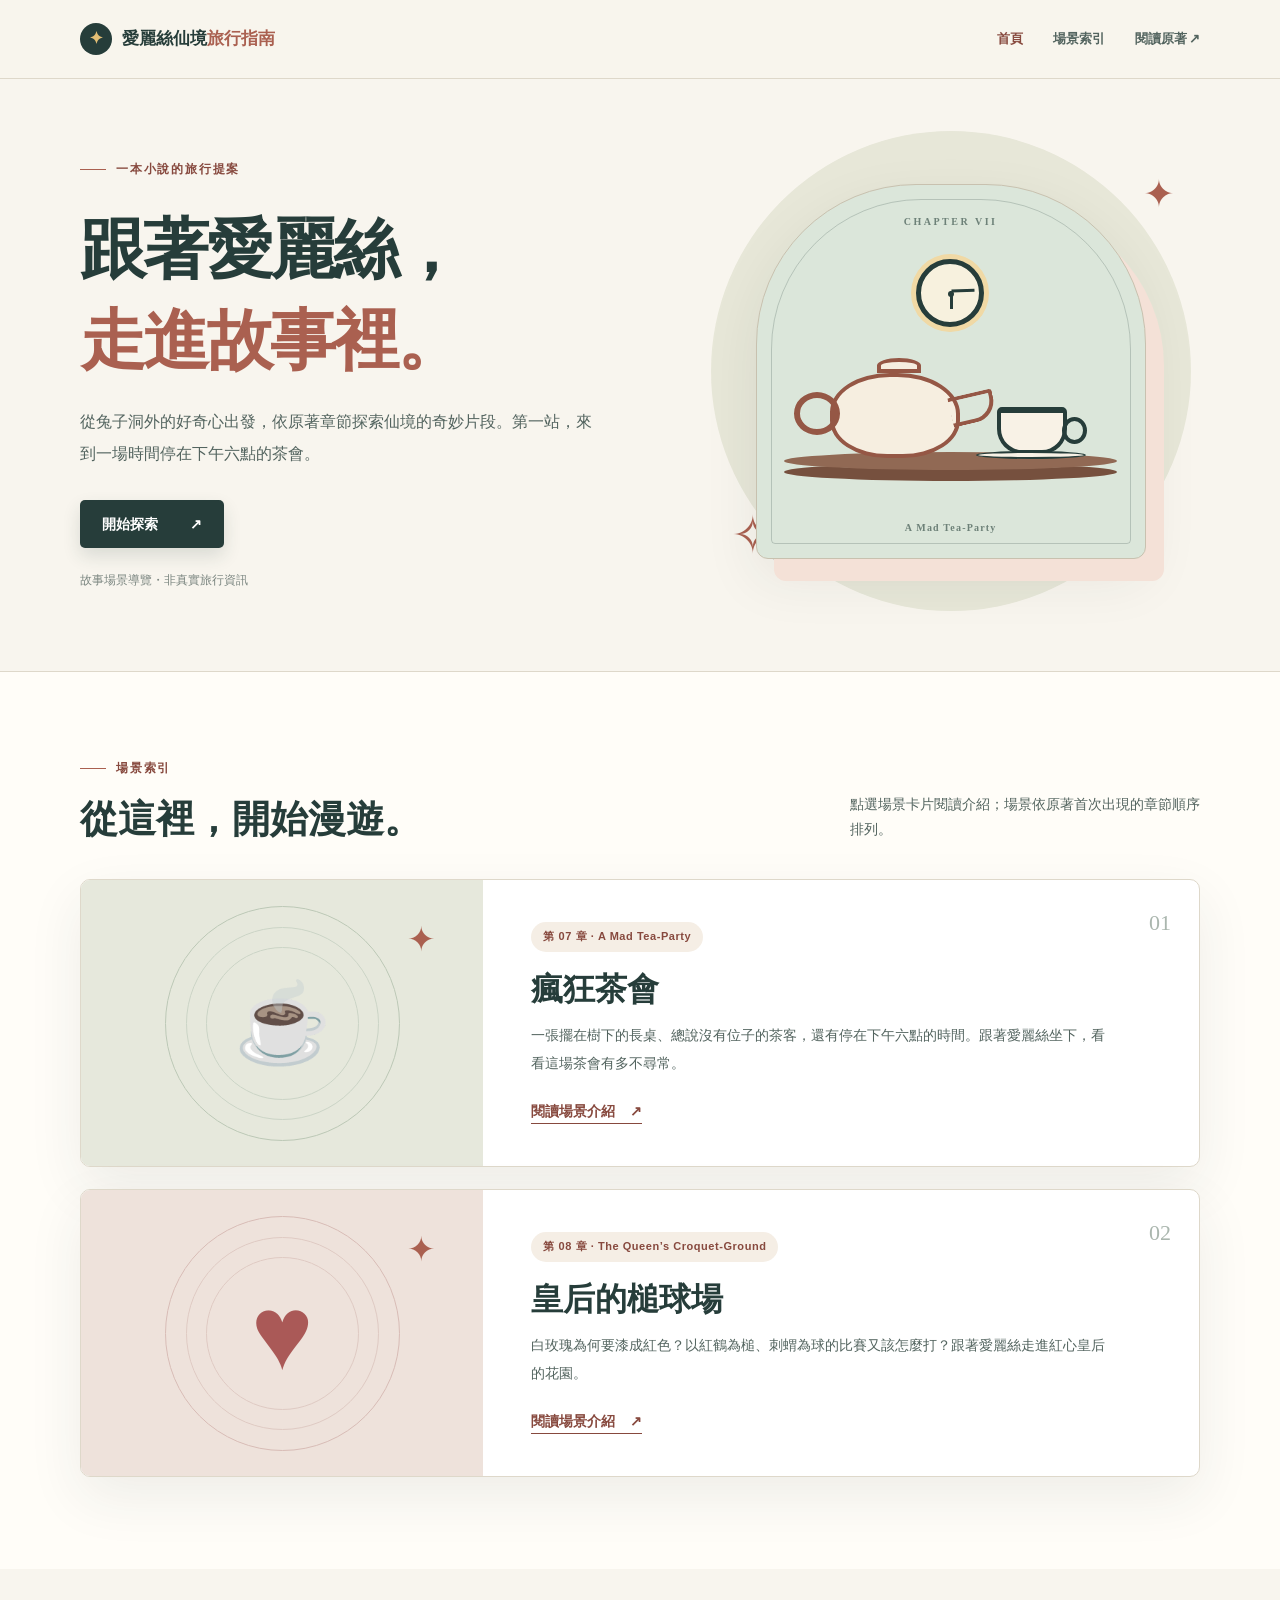
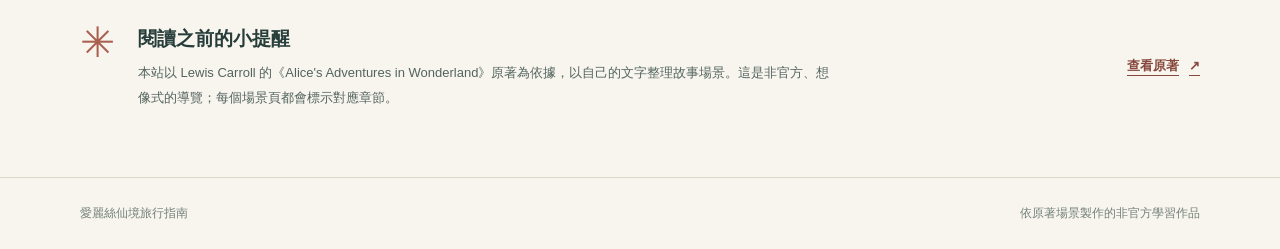
<file: index.html>
<!doctype html>
<html lang="zh-Hant">
<head>
  <meta charset="utf-8">
  <meta name="viewport" content="width=device-width, initial-scale=1">
  <meta name="description" content="沿著《愛麗絲夢遊仙境》的章節，探索故事中的奇妙場景。">
  <title>愛麗絲仙境旅行指南｜故事場景導覽</title>
  <link rel="icon" href="assets/favicon.svg" type="image/svg+xml">
  <link rel="stylesheet" href="assets/css/style.css">
</head>
<body>
  <a class="skip-link" href="#main">跳至主要內容</a>
  <header class="site-header">
    <div class="container header-inner">
      <a class="brand" href="index.html" aria-label="愛麗絲仙境旅行指南，返回首頁">
        <span class="brand-mark" aria-hidden="true">✦</span>
        <span>愛麗絲仙境<span class="brand-light">旅行指南</span></span>
      </a>
      <nav class="site-nav" aria-label="主要導覽">
        <a href="index.html" aria-current="page">首頁</a>
        <a href="#places">場景索引</a>
        <a href="https://www.gutenberg.org/files/11/11-h/11-h.htm" target="_blank" rel="noopener noreferrer">閱讀原著<span class="external-mark" aria-hidden="true">↗</span></a>
      </nav>
    </div>
  </header>

  <main id="main">
    <section class="hero container" aria-labelledby="hero-title">
      <div class="hero-copy">
        <p class="eyebrow"><span class="eyebrow-line"></span> 一本小說的旅行提案</p>
        <h1 id="hero-title">跟著愛麗絲，<br><em>走進故事裡。</em></h1>
        <p class="hero-lead">從兔子洞外的好奇心出發，依原著章節探索仙境的奇妙片段。第一站，來到一場時間停在下午六點的茶會。</p>
        <a class="button button-primary" href="#places">開始探索<span aria-hidden="true">↗</span></a>
        <p class="hero-caption">故事場景導覽・非真實旅行資訊</p>
      </div>
      <div class="hero-art" aria-hidden="true">
        <span class="art-spark art-spark-one">✦</span>
        <span class="art-spark art-spark-two">✧</span>
        <div class="art-frame">
          <span class="art-frame-label">CHAPTER VII</span>
          <div class="art-clock"><span class="clock-hand clock-hand-one"></span><span class="clock-hand clock-hand-two"></span></div>
          <div class="art-teapot"><span class="teapot-lid"></span><span class="teapot-spout"></span><span class="teapot-handle"></span></div>
          <div class="art-cup"><span class="cup-handle"></span></div>
          <div class="art-saucer"></div>
          <div class="art-table"></div>
          <span class="art-frame-bottom">A Mad Tea-Party</span>
        </div>
      </div>
    </section>

    <section class="places-section" id="places" aria-labelledby="places-title">
      <div class="container">
        <div class="section-intro">
          <div>
            <p class="eyebrow"><span class="eyebrow-line"></span> 場景索引</p>
            <h2 id="places-title">從這裡，開始漫遊。</h2>
          </div>
          <p>點選場景卡片閱讀介紹；場景依原著首次出現的章節順序排列。</p>
        </div>

        <a class="place-card" href="places/tea-party.html" aria-label="閱讀第七章瘋狂茶會場景介紹">
          <div class="place-card-visual" aria-hidden="true">
            <span class="card-visual-star">✦</span>
            <span class="card-visual-cup">☕</span>
            <span class="card-visual-ring"></span>
          </div>
          <div class="place-card-content">
            <span class="chapter-pill">第 07 章 · A Mad Tea-Party</span>
            <h3>瘋狂茶會</h3>
            <p>一張擺在樹下的長桌、總說沒有位子的茶客，還有停在下午六點的時間。跟著愛麗絲坐下，看看這場茶會有多不尋常。</p>
            <span class="card-link">閱讀場景介紹 <span aria-hidden="true">↗</span></span>
          </div>
          <span class="place-card-number" aria-hidden="true">01</span>
        </a>

        <a class="place-card" href="places/queens-croquet-ground.html" aria-label="閱讀第八章皇后的槌球場場景介紹">
          <div class="place-card-visual place-card-visual--croquet" aria-hidden="true">
            <span class="card-visual-star">✦</span>
            <span class="card-visual-heart">♥</span>
            <span class="card-visual-ring"></span>
          </div>
          <div class="place-card-content">
            <span class="chapter-pill">第 08 章 · The Queen’s Croquet-Ground</span>
            <h3>皇后的槌球場</h3>
            <p>白玫瑰為何要漆成紅色？以紅鶴為槌、刺蝟為球的比賽又該怎麼打？跟著愛麗絲走進紅心皇后的花園。</p>
            <span class="card-link">閱讀場景介紹 <span aria-hidden="true">↗</span></span>
          </div>
          <span class="place-card-number" aria-hidden="true">02</span>
        </a>
      </div>
    </section>

    <section class="about-strip container" aria-labelledby="about-title">
      <span class="about-icon" aria-hidden="true">✳</span>
      <div>
        <h2 id="about-title">閱讀之前的小提醒</h2>
        <p>本站以 Lewis Carroll 的《Alice's Adventures in Wonderland》原著為依據，以自己的文字整理故事場景。這是非官方、想像式的導覽；每個場景頁都會標示對應章節。</p>
      </div>
      <a class="text-link" href="https://www.gutenberg.org/files/11/11-h/11-h.htm" target="_blank" rel="noopener noreferrer">查看原著 <span aria-hidden="true">↗</span></a>
    </section>
  </main>

  <footer class="site-footer">
    <div class="container footer-inner">
      <span>愛麗絲仙境旅行指南</span>
      <span>依原著場景製作的非官方學習作品</span>
    </div>
  </footer>
</body>
</html>
</file>
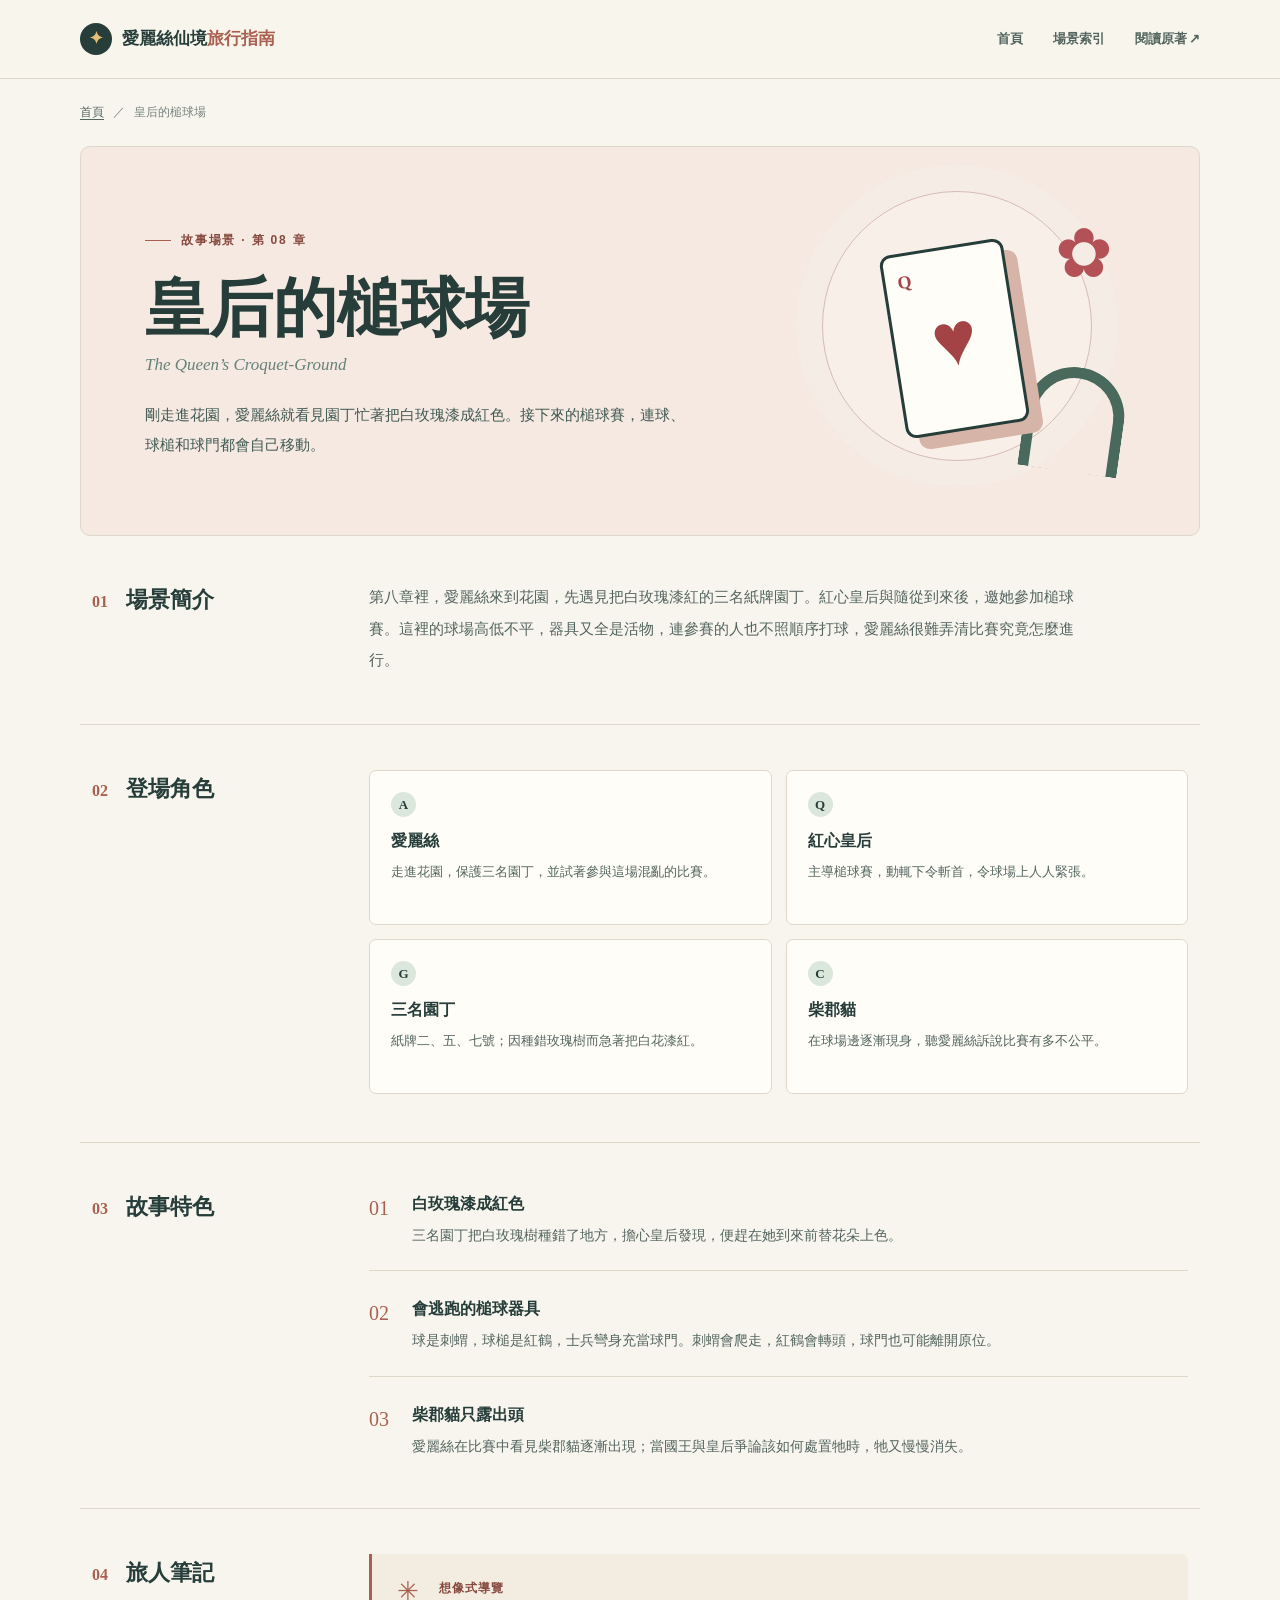
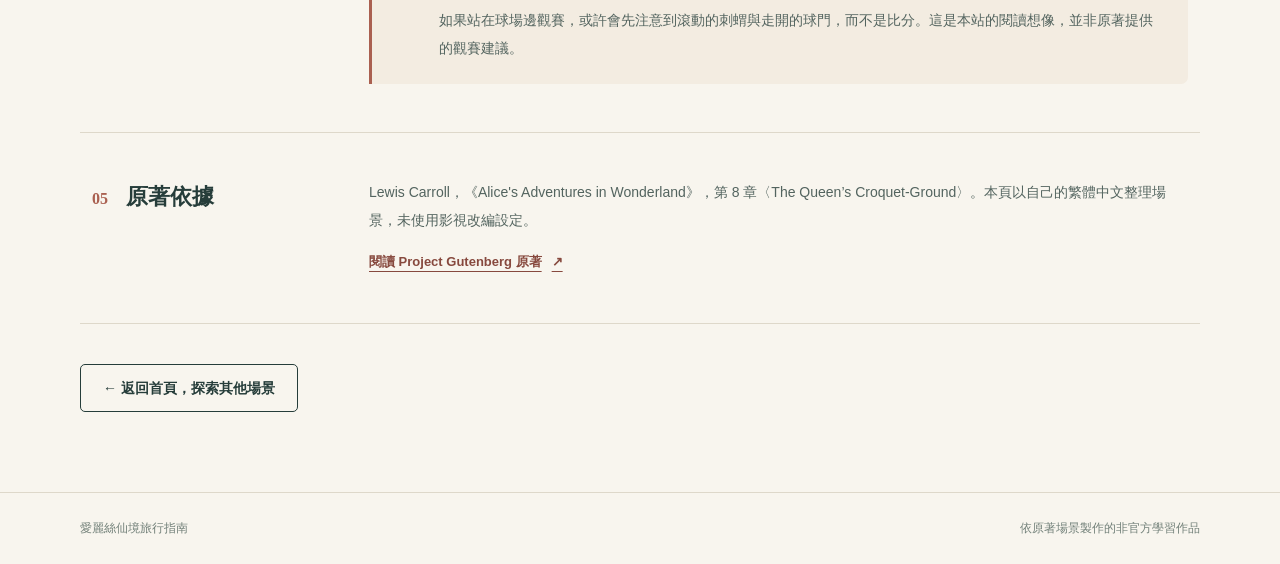
<file: places/queens-croquet-ground.html>
<!doctype html>
<html lang="zh-Hant">
<head>
  <meta charset="utf-8">
  <meta name="viewport" content="width=device-width, initial-scale=1">
  <meta name="description" content="探索《愛麗絲夢遊仙境》第八章的皇后槌球場：紅玫瑰、紅鶴與刺蝟，以及原著依據。">
  <title>皇后的槌球場｜愛麗絲仙境旅行指南</title>
  <link rel="icon" href="../assets/favicon.svg" type="image/svg+xml">
  <link rel="stylesheet" href="../assets/css/style.css">
</head>
<body>
  <a class="skip-link" href="#main">跳至主要內容</a>
  <header class="site-header">
    <div class="container header-inner">
      <a class="brand" href="../index.html" aria-label="愛麗絲仙境旅行指南，返回首頁">
        <span class="brand-mark" aria-hidden="true">✦</span>
        <span>愛麗絲仙境<span class="brand-light">旅行指南</span></span>
      </a>
      <nav class="site-nav" aria-label="主要導覽">
        <a href="../index.html">首頁</a>
        <a href="../index.html#places">場景索引</a>
        <a href="https://www.gutenberg.org/files/11/11-h/11-h.htm" target="_blank" rel="noopener noreferrer">閱讀原著<span class="external-mark" aria-hidden="true">↗</span></a>
      </nav>
    </div>
  </header>

  <main id="main" class="container detail-main">
    <nav class="breadcrumbs" aria-label="所在位置"><a href="../index.html">首頁</a><span aria-hidden="true">／</span><span aria-current="page">皇后的槌球場</span></nav>

    <header class="detail-hero detail-hero--croquet">
      <div class="detail-hero-copy">
        <p class="eyebrow"><span class="eyebrow-line"></span> 故事場景 · 第 08 章</p>
        <h1>皇后的槌球場</h1>
        <p class="detail-english">The Queen’s Croquet-Ground</p>
        <p class="detail-lead">剛走進花園，愛麗絲就看見園丁忙著把白玫瑰漆成紅色。接下來的槌球賽，連球、球槌和球門都會自己移動。</p>
      </div>
      <div class="detail-hero-art croquet-art" aria-hidden="true">
        <div class="detail-art-circle"></div>
        <div class="croquet-art-card"><span>♥</span><i>Q</i></div>
        <div class="croquet-art-rose">✿</div>
        <div class="croquet-art-arch"></div>
      </div>
    </header>

    <section class="content-section" aria-labelledby="intro-title">
      <div class="section-label"><span>01</span><h2 id="intro-title">場景簡介</h2></div>
      <div class="section-body intro-body">
        <p>第八章裡，愛麗絲來到花園，先遇見把白玫瑰漆紅的三名紙牌園丁。紅心皇后與隨從到來後，邀她參加槌球賽。這裡的球場高低不平，器具又全是活物，連參賽的人也不照順序打球，愛麗絲很難弄清比賽究竟怎麼進行。</p>
      </div>
    </section>

    <section class="content-section" aria-labelledby="characters-title">
      <div class="section-label"><span>02</span><h2 id="characters-title">登場角色</h2></div>
      <div class="section-body character-grid">
        <article class="character-card"><span class="character-initial" aria-hidden="true">A</span><h3>愛麗絲</h3><p>走進花園，保護三名園丁，並試著參與這場混亂的比賽。</p></article>
        <article class="character-card"><span class="character-initial" aria-hidden="true">Q</span><h3>紅心皇后</h3><p>主導槌球賽，動輒下令斬首，令球場上人人緊張。</p></article>
        <article class="character-card"><span class="character-initial" aria-hidden="true">G</span><h3>三名園丁</h3><p>紙牌二、五、七號；因種錯玫瑰樹而急著把白花漆紅。</p></article>
        <article class="character-card"><span class="character-initial" aria-hidden="true">C</span><h3>柴郡貓</h3><p>在球場邊逐漸現身，聽愛麗絲訴說比賽有多不公平。</p></article>
      </div>
    </section>

    <section class="content-section" aria-labelledby="highlights-title">
      <div class="section-label"><span>03</span><h2 id="highlights-title">故事特色</h2></div>
      <div class="section-body highlight-list">
        <article><span class="highlight-number">01</span><div><h3>白玫瑰漆成紅色</h3><p>三名園丁把白玫瑰樹種錯了地方，擔心皇后發現，便趕在她到來前替花朵上色。</p></div></article>
        <article><span class="highlight-number">02</span><div><h3>會逃跑的槌球器具</h3><p>球是刺蝟，球槌是紅鶴，士兵彎身充當球門。刺蝟會爬走，紅鶴會轉頭，球門也可能離開原位。</p></div></article>
        <article><span class="highlight-number">03</span><div><h3>柴郡貓只露出頭</h3><p>愛麗絲在比賽中看見柴郡貓逐漸出現；當國王與皇后爭論該如何處置牠時，牠又慢慢消失。</p></div></article>
      </div>
    </section>

    <section class="content-section" aria-labelledby="note-title">
      <div class="section-label"><span>04</span><h2 id="note-title">旅人筆記</h2></div>
      <div class="section-body">
        <div class="traveler-note"><span class="note-symbol" aria-hidden="true">✳</span><div><p class="note-kicker">想像式導覽</p><p>如果站在球場邊觀賽，或許會先注意到滾動的刺蝟與走開的球門，而不是比分。這是本站的閱讀想像，並非原著提供的觀賽建議。</p></div></div>
      </div>
    </section>

    <section class="content-section source-section" aria-labelledby="source-title">
      <div class="section-label"><span>05</span><h2 id="source-title">原著依據</h2></div>
      <div class="section-body">
        <p>Lewis Carroll，《Alice's Adventures in Wonderland》，第 8 章〈The Queen’s Croquet-Ground〉。本頁以自己的繁體中文整理場景，未使用影視改編設定。</p>
        <a class="text-link" href="https://www.gutenberg.org/files/11/11-h/11-h.htm" target="_blank" rel="noopener noreferrer">閱讀 Project Gutenberg 原著 <span aria-hidden="true">↗</span></a>
      </div>
    </section>

    <a class="button button-outline back-home" href="../index.html">← 返回首頁，探索其他場景</a>
  </main>

  <footer class="site-footer">
    <div class="container footer-inner">
      <span>愛麗絲仙境旅行指南</span>
      <span>依原著場景製作的非官方學習作品</span>
    </div>
  </footer>
</body>
</html>
</file>
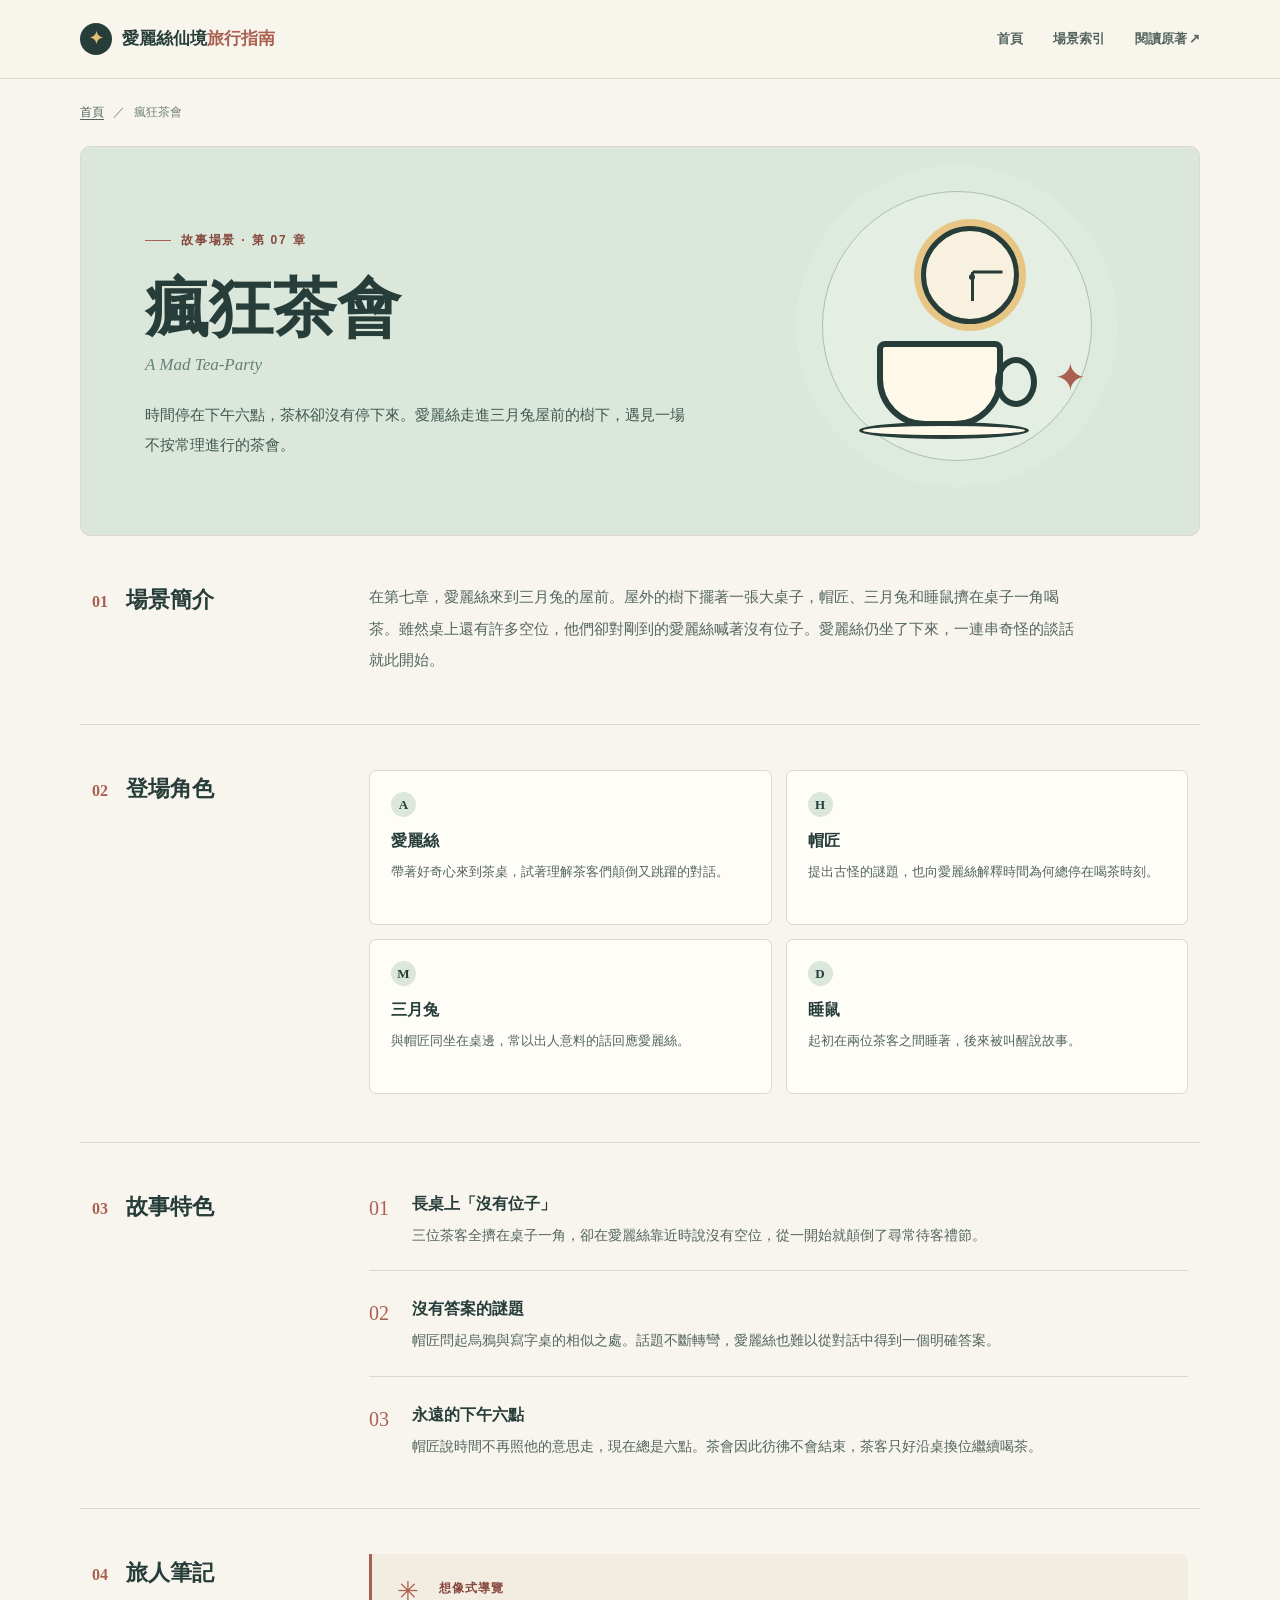
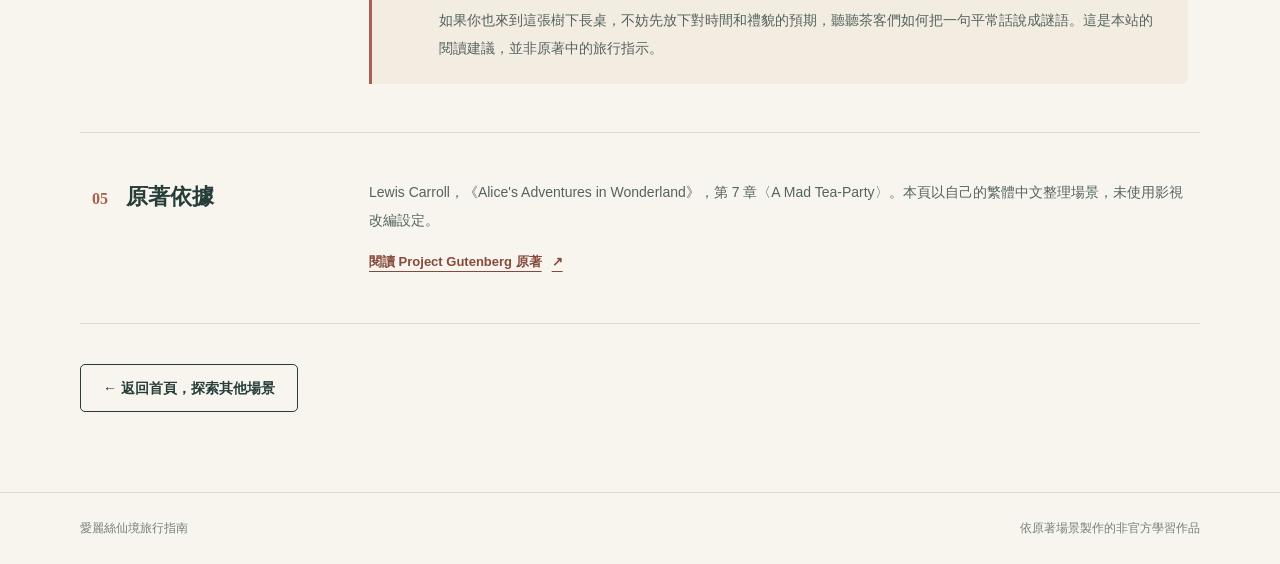
<file: places/tea-party.html>
<!doctype html>
<html lang="zh-Hant">
<head>
  <meta charset="utf-8">
  <meta name="viewport" content="width=device-width, initial-scale=1">
  <meta name="description" content="探索《愛麗絲夢遊仙境》第七章的瘋狂茶會：登場角色、故事特色與原著依據。">
  <title>瘋狂茶會｜愛麗絲仙境旅行指南</title>
  <link rel="icon" href="../assets/favicon.svg" type="image/svg+xml">
  <link rel="stylesheet" href="../assets/css/style.css">
</head>
<body>
  <a class="skip-link" href="#main">跳至主要內容</a>
  <header class="site-header">
    <div class="container header-inner">
      <a class="brand" href="../index.html" aria-label="愛麗絲仙境旅行指南，返回首頁">
        <span class="brand-mark" aria-hidden="true">✦</span>
        <span>愛麗絲仙境<span class="brand-light">旅行指南</span></span>
      </a>
      <nav class="site-nav" aria-label="主要導覽">
        <a href="../index.html">首頁</a>
        <a href="../index.html#places">場景索引</a>
        <a href="https://www.gutenberg.org/files/11/11-h/11-h.htm" target="_blank" rel="noopener noreferrer">閱讀原著<span class="external-mark" aria-hidden="true">↗</span></a>
      </nav>
    </div>
  </header>

  <main id="main" class="container detail-main">
    <nav class="breadcrumbs" aria-label="所在位置"><a href="../index.html">首頁</a><span aria-hidden="true">／</span><span aria-current="page">瘋狂茶會</span></nav>

    <header class="detail-hero">
      <div class="detail-hero-copy">
        <p class="eyebrow"><span class="eyebrow-line"></span> 故事場景 · 第 07 章</p>
        <h1>瘋狂茶會</h1>
        <p class="detail-english">A Mad Tea-Party</p>
        <p class="detail-lead">時間停在下午六點，茶杯卻沒有停下來。愛麗絲走進三月兔屋前的樹下，遇見一場不按常理進行的茶會。</p>
      </div>
      <div class="detail-hero-art" aria-hidden="true">
        <div class="detail-art-circle"></div>
        <div class="detail-art-clock"><span></span><i></i></div>
        <div class="detail-art-cup"><i></i></div>
        <div class="detail-art-saucer"></div>
        <span class="detail-art-star">✦</span>
      </div>
    </header>

    <section class="content-section" aria-labelledby="intro-title">
      <div class="section-label"><span>01</span><h2 id="intro-title">場景簡介</h2></div>
      <div class="section-body intro-body">
        <p>在第七章，愛麗絲來到三月兔的屋前。屋外的樹下擺著一張大桌子，帽匠、三月兔和睡鼠擠在桌子一角喝茶。雖然桌上還有許多空位，他們卻對剛到的愛麗絲喊著沒有位子。愛麗絲仍坐了下來，一連串奇怪的談話就此開始。</p>
      </div>
    </section>

    <section class="content-section" aria-labelledby="characters-title">
      <div class="section-label"><span>02</span><h2 id="characters-title">登場角色</h2></div>
      <div class="section-body character-grid">
        <article class="character-card"><span class="character-initial" aria-hidden="true">A</span><h3>愛麗絲</h3><p>帶著好奇心來到茶桌，試著理解茶客們顛倒又跳躍的對話。</p></article>
        <article class="character-card"><span class="character-initial" aria-hidden="true">H</span><h3>帽匠</h3><p>提出古怪的謎題，也向愛麗絲解釋時間為何總停在喝茶時刻。</p></article>
        <article class="character-card"><span class="character-initial" aria-hidden="true">M</span><h3>三月兔</h3><p>與帽匠同坐在桌邊，常以出人意料的話回應愛麗絲。</p></article>
        <article class="character-card"><span class="character-initial" aria-hidden="true">D</span><h3>睡鼠</h3><p>起初在兩位茶客之間睡著，後來被叫醒說故事。</p></article>
      </div>
    </section>

    <section class="content-section" aria-labelledby="highlights-title">
      <div class="section-label"><span>03</span><h2 id="highlights-title">故事特色</h2></div>
      <div class="section-body highlight-list">
        <article><span class="highlight-number">01</span><div><h3>長桌上「沒有位子」</h3><p>三位茶客全擠在桌子一角，卻在愛麗絲靠近時說沒有空位，從一開始就顛倒了尋常待客禮節。</p></div></article>
        <article><span class="highlight-number">02</span><div><h3>沒有答案的謎題</h3><p>帽匠問起烏鴉與寫字桌的相似之處。話題不斷轉彎，愛麗絲也難以從對話中得到一個明確答案。</p></div></article>
        <article><span class="highlight-number">03</span><div><h3>永遠的下午六點</h3><p>帽匠說時間不再照他的意思走，現在總是六點。茶會因此彷彿不會結束，茶客只好沿桌換位繼續喝茶。</p></div></article>
      </div>
    </section>

    <section class="content-section" aria-labelledby="note-title">
      <div class="section-label"><span>04</span><h2 id="note-title">旅人筆記</h2></div>
      <div class="section-body">
        <div class="traveler-note"><span class="note-symbol" aria-hidden="true">✳</span><div><p class="note-kicker">想像式導覽</p><p>如果你也來到這張樹下長桌，不妨先放下對時間和禮貌的預期，聽聽茶客們如何把一句平常話說成謎語。這是本站的閱讀建議，並非原著中的旅行指示。</p></div></div>
      </div>
    </section>

    <section class="content-section source-section" aria-labelledby="source-title">
      <div class="section-label"><span>05</span><h2 id="source-title">原著依據</h2></div>
      <div class="section-body">
        <p>Lewis Carroll，《Alice's Adventures in Wonderland》，第 7 章〈A Mad Tea-Party〉。本頁以自己的繁體中文整理場景，未使用影視改編設定。</p>
        <a class="text-link" href="https://www.gutenberg.org/files/11/11-h/11-h.htm" target="_blank" rel="noopener noreferrer">閱讀 Project Gutenberg 原著 <span aria-hidden="true">↗</span></a>
      </div>
    </section>

    <a class="button button-outline back-home" href="../index.html">← 返回首頁，探索其他場景</a>
  </main>

  <footer class="site-footer">
    <div class="container footer-inner">
      <span>愛麗絲仙境旅行指南</span>
      <span>依原著場景製作的非官方學習作品</span>
    </div>
  </footer>
</body>
</html>
</file>
<file: assets/css/style.css>
:root {
  --paper: #f8f5ee;
  --paper-deep: #f0eadf;
  --white: #fffdf8;
  --ink: #263d3a;
  --ink-soft: #53645f;
  --line: #ded8ca;
  --red: #aa6050;
  --red-dark: #87493e;
  --mint: #dbe7da;
  --gold: #e4bf75;
  --shadow: 0 20px 55px rgba(40, 52, 46, .08);
  --serif: "Noto Serif TC", "Songti TC", "PMingLiU", Georgia, serif;
  --sans: "Noto Sans TC", "Microsoft JhengHei", "PingFang TC", sans-serif;
}

* { box-sizing: border-box; }
html { scroll-behavior: smooth; }
body { margin: 0; background: var(--paper); color: var(--ink); font-family: var(--sans); line-height: 1.75; }
button, a { -webkit-tap-highlight-color: transparent; }
a { color: inherit; }
a:focus-visible { outline: 3px solid var(--red); outline-offset: 4px; }
.container { width: min(1120px, calc(100% - 48px)); margin-inline: auto; }
.skip-link { position: absolute; top: -60px; left: 12px; z-index: 100; padding: 8px 14px; background: var(--ink); color: white; }
.skip-link:focus { top: 12px; }

.site-header { border-bottom: 1px solid var(--line); background: rgba(248, 245, 238, .96); }
.header-inner { display: flex; align-items: center; justify-content: space-between; min-height: 78px; gap: 20px; }
.brand { display: inline-flex; align-items: center; gap: 10px; text-decoration: none; font-family: var(--serif); font-size: 17px; font-weight: 700; white-space: nowrap; }
.brand-mark { display: grid; place-items: center; width: 32px; height: 32px; border-radius: 50%; background: var(--ink); color: var(--gold); font-family: Georgia, serif; font-size: 17px; }
.brand-light { color: var(--red); }
.site-nav { display: flex; align-items: center; gap: 30px; }
.site-nav a { color: var(--ink-soft); text-decoration: none; font-size: 13px; font-weight: 700; white-space: nowrap; }
.site-nav a:hover, .site-nav a[aria-current="page"] { color: var(--red-dark); }
.external-mark { margin-left: 2px; }

.eyebrow { display: inline-flex; align-items: center; gap: 10px; margin: 0; color: var(--red-dark); font-size: 12px; font-weight: 800; letter-spacing: .15em; }
.eyebrow-line { width: 26px; height: 1px; background: var(--red); }
.hero { display: grid; grid-template-columns: 1.05fr .95fr; align-items: center; gap: 70px; min-height: 585px; padding-block: 62px 70px; }
.hero-copy h1 { margin: 24px 0 20px; font-family: var(--serif); font-size: clamp(40px, 5.2vw, 66px); line-height: 1.38; letter-spacing: -.04em; }
.hero-copy h1 em { color: var(--red); font-style: normal; }
.hero-lead { max-width: 520px; margin: 0 0 30px; color: var(--ink-soft); font-size: 16px; line-height: 2; }
.button { display: inline-flex; align-items: center; justify-content: space-between; gap: 32px; min-height: 48px; padding: 10px 22px; border-radius: 5px; font-size: 14px; font-weight: 800; text-decoration: none; transition: transform .18s ease, background .18s ease, box-shadow .18s ease; }
.button:hover { transform: translateY(-2px); }
.button-primary { background: var(--ink); color: #fff; box-shadow: 0 8px 18px rgba(38, 61, 58, .14); }
.button-primary:hover { background: #365953; }
.button-outline { border: 1px solid var(--ink); color: var(--ink); }
.button-outline:hover { background: var(--mint); }
.hero-caption { margin: 22px 0 0; color: #7b8680; font-size: 12px; }

.hero-art { position: relative; display: grid; place-items: center; min-height: 460px; }
.hero-art::before { content: ""; position: absolute; width: min(480px, 100%); aspect-ratio: 1; border-radius: 50%; background: #e7e7d8; }
.hero-art::after { content: ""; position: absolute; left: 11%; bottom: 20px; width: 26%; aspect-ratio: 1; border: 1px solid #c9d2c6; border-radius: 50%; }
.art-spark { position: absolute; color: var(--red); font-family: Georgia, serif; font-size: 38px; }
.art-spark-one { top: 20px; right: 25px; }
.art-spark-two { bottom: 20px; left: 6%; font-size: 52px; }
.art-frame { position: relative; z-index: 1; width: min(390px, 84%); height: 375px; border: 1px solid #c8c1af; border-radius: 160px 160px 12px 12px; background: #dbe6da; box-shadow: 18px 22px 0 #f4e1d7, var(--shadow); overflow: hidden; }
.art-frame::before { content: ""; position: absolute; inset: 14px; border: 1px solid rgba(38, 61, 58, .21); border-radius: 150px 150px 4px 4px; }
.art-frame-label, .art-frame-bottom { position: absolute; z-index: 5; left: 0; right: 0; text-align: center; color: #6d8178; font-family: Georgia, serif; font-size: 10px; font-weight: 700; letter-spacing: .25em; }
.art-frame-label { top: 28px; }
.art-frame-bottom { bottom: 21px; letter-spacing: .12em; }
.art-clock { position: absolute; top: 74px; left: 41%; width: 68px; height: 68px; border: 5px solid var(--ink); border-radius: 50%; background: #f7f1de; box-shadow: 0 0 0 5px #f0d9a5; }
.art-clock::before { content: ""; position: absolute; left: 27px; top: 27px; width: 6px; height: 6px; border-radius: 50%; background: var(--ink); }
.clock-hand { position: absolute; left: 29px; bottom: 31px; width: 3px; transform-origin: bottom; background: var(--ink); }
.clock-hand-one { height: 18px; transform: rotate(180deg); }
.clock-hand-two { height: 23px; transform: rotate(88deg); }
.art-table { position: absolute; left: 7%; right: 7%; bottom: 88px; height: 18px; border-radius: 50%; background: #916954; box-shadow: 0 11px 0 #76503e; }
.art-teapot { position: absolute; z-index: 2; left: 19%; bottom: 100px; width: 130px; height: 85px; border: 4px solid #955745; border-radius: 46% 48% 44% 44%; background: #f6eee0; }
.teapot-lid { position: absolute; left: 43px; top: -19px; width: 44px; height: 15px; border: 4px solid #955745; border-radius: 50% 50% 0 0; background: #f6eee0; }
.teapot-spout { position: absolute; right: -39px; top: 16px; width: 45px; height: 30px; border: 4px solid #955745; border-left: 0; border-radius: 0 4px 22px 0; transform: rotate(-13deg); }
.teapot-handle { position: absolute; left: -40px; top: 15px; width: 46px; height: 43px; border: 6px solid #955745; border-radius: 50%; }
.art-cup { position: absolute; z-index: 3; right: 20%; bottom: 104px; width: 70px; height: 47px; border: 4px solid var(--ink); border-top: 6px solid var(--ink); border-radius: 5px 5px 25px 25px; background: #f8f2e6; }
.cup-handle { position: absolute; right: -24px; top: 4px; width: 25px; height: 27px; border: 4px solid var(--ink); border-radius: 50%; }
.art-saucer { position: absolute; z-index: 4; right: 15%; bottom: 99px; width: 110px; height: 8px; border: 2px solid var(--ink); border-radius: 50%; background: #f8f2e6; }

.places-section { padding: 78px 0 92px; border-top: 1px solid var(--line); background: var(--white); }
.section-intro { display: flex; align-items: end; justify-content: space-between; gap: 36px; margin-bottom: 33px; }
.section-intro h2 { margin: 14px 0 0; font-family: var(--serif); font-size: clamp(26px, 3vw, 38px); line-height: 1.4; }
.section-intro > p { max-width: 350px; margin: 0 0 5px; color: var(--ink-soft); font-size: 14px; }
.place-card { position: relative; display: grid; grid-template-columns: minmax(230px, 36%) 1fr; min-height: 288px; overflow: hidden; border: 1px solid var(--line); border-radius: 10px; background: #fff; text-decoration: none; box-shadow: var(--shadow); transition: transform .2s ease, box-shadow .2s ease; }
.place-card:hover { transform: translateY(-4px); box-shadow: 0 24px 60px rgba(40, 52, 46, .12); }
.place-card-visual { position: relative; display: grid; place-items: center; background: #e6e8dc; overflow: hidden; }
.card-visual-ring { position: absolute; width: 235px; height: 235px; border: 1px solid #bcc8b6; border-radius: 50%; }
.card-visual-ring::before, .card-visual-ring::after { content: ""; position: absolute; inset: 20px; border: 1px solid #cbd4c6; border-radius: 50%; }
.card-visual-ring::after { inset: 40px; }
.card-visual-cup { z-index: 1; font-size: 78px; filter: grayscale(.45); }
.card-visual-star { position: absolute; z-index: 2; top: 30px; right: 48px; color: var(--red); font-size: 34px; }
.place-card-content { align-self: center; padding: 32px 85px 32px 48px; }
.chapter-pill { display: inline-block; padding: 5px 12px; border-radius: 99px; background: #f5eee5; color: var(--red-dark); font-size: 11px; font-weight: 800; letter-spacing: .05em; }
.place-card h3 { margin: 17px 0 12px; font-family: var(--serif); font-size: 32px; line-height: 1.3; }
.place-card p { max-width: 600px; margin: 0 0 20px; color: var(--ink-soft); font-size: 14px; line-height: 1.95; }
.card-link { display: inline-flex; gap: 15px; align-items: center; color: var(--red-dark); font-size: 14px; font-weight: 800; border-bottom: 1px solid currentColor; }
.place-card-number { position: absolute; top: 24px; right: 28px; color: #aab6ae; font-family: Georgia, serif; font-size: 22px; }
.about-strip { display: flex; align-items: center; gap: 23px; padding-block: 53px 66px; }
.about-icon { align-self: start; color: var(--red); font-size: 42px; line-height: 1; }
.about-strip h2 { margin: 0 0 6px; font-family: var(--serif); font-size: 19px; }
.about-strip p { margin: 0; max-width: 700px; color: var(--ink-soft); font-size: 13px; line-height: 1.9; }
.text-link { display: inline-flex; gap: 10px; align-items: center; width: fit-content; color: var(--red-dark); font-size: 13px; font-weight: 800; text-decoration-thickness: 1px; text-underline-offset: 5px; white-space: nowrap; }
.text-link:hover { color: var(--ink); }
.about-strip .text-link { margin-left: auto; }

.detail-main { padding-bottom: 80px; }
.breadcrumbs { display: flex; gap: 9px; align-items: center; padding-block: 23px; color: #74827c; font-size: 12px; }
.breadcrumbs a { color: var(--ink-soft); text-underline-offset: 3px; }
.detail-hero { display: grid; grid-template-columns: 1fr .65fr; align-items: center; gap: 55px; min-height: 390px; padding: 32px 64px; border: 1px solid var(--line); border-radius: 10px; background: var(--mint); overflow: hidden; }
.detail-hero h1 { margin: 18px 0 0; font-family: var(--serif); font-size: clamp(42px, 5vw, 64px); line-height: 1.25; }
.detail-english { margin: 1px 0 20px; color: #668278; font-family: Georgia, serif; font-size: 17px; font-style: italic; }
.detail-lead { max-width: 550px; margin: 0; color: #405952; font-size: 15px; line-height: 2; }
.detail-hero-art { position: relative; min-height: 300px; }
.detail-art-circle { position: absolute; top: 0; left: 15%; width: 270px; height: 270px; border: 1px solid #a9c1ad; border-radius: 50%; background: rgba(255, 253, 248, .28); box-shadow: 0 0 0 26px rgba(255, 253, 248, .12); }
.detail-art-clock { position: absolute; top: 35px; left: 42%; width: 98px; height: 98px; border: 5px solid var(--ink); border-radius: 50%; background: #f8f1df; box-shadow: 0 0 0 7px #e7c685; }
.detail-art-clock::before { content: ""; position: absolute; top: 43px; left: 43px; width: 6px; height: 6px; border-radius: 50%; background: var(--ink); }
.detail-art-clock span { position: absolute; bottom: 47px; left: 45px; width: 3px; height: 29px; background: var(--ink); transform: rotate(180deg); transform-origin: bottom; }
.detail-art-clock i { position: absolute; bottom: 47px; left: 45px; width: 3px; height: 30px; background: var(--ink); transform: rotate(90deg); transform-origin: bottom; }
.detail-art-cup { position: absolute; z-index: 2; top: 150px; left: 30%; width: 126px; height: 86px; border: 6px solid var(--ink); border-radius: 8px 8px 48px 48px; background: #fff9ea; }
.detail-art-cup i { position: absolute; right: -40px; top: 10px; width: 42px; height: 50px; border: 6px solid var(--ink); border-radius: 50%; }
.detail-art-saucer { position: absolute; z-index: 3; top: 231px; left: 25%; width: 170px; height: 17px; border: 4px solid var(--ink); border-radius: 50%; background: #fff9ea; }
.detail-art-star { position: absolute; top: 153px; right: 13%; color: var(--red); font-size: 39px; }
.content-section { display: grid; grid-template-columns: 235px minmax(0, 1fr); gap: 42px; padding: 45px 12px 48px; border-bottom: 1px solid var(--line); }
.section-label { display: flex; align-items: baseline; gap: 18px; }
.section-label span { color: var(--red); font-family: Georgia, serif; font-size: 16px; font-weight: 700; }
.section-label h2 { margin: 0; font-family: var(--serif); font-size: 22px; white-space: nowrap; }
.section-body { min-width: 0; color: var(--ink-soft); font-size: 14px; line-height: 2; }
.section-body p { margin: 0; }
.intro-body p { max-width: 710px; font-size: 15px; line-height: 2.1; }
.character-grid { display: grid; grid-template-columns: repeat(2, minmax(0, 1fr)); gap: 14px; }
.character-card { min-height: 155px; padding: 19px 21px; border: 1px solid var(--line); border-radius: 7px; background: var(--white); }
.character-initial { display: inline-grid; place-items: center; width: 25px; height: 25px; border-radius: 50%; background: var(--mint); color: var(--ink); font-family: Georgia, serif; font-size: 13px; font-weight: 700; }
.character-card h3 { margin: 7px 0 3px; color: var(--ink); font-size: 16px; }
.character-card p { font-size: 13px; line-height: 1.8; }
.highlight-list article { display: flex; gap: 23px; padding: 0 0 22px; }
.highlight-list article + article { padding-top: 22px; border-top: 1px solid var(--line); }
.highlight-list article:last-child { padding-bottom: 0; }
.highlight-number { color: var(--red); font-family: Georgia, serif; font-size: 20px; }
.highlight-list h3 { margin: 0 0 3px; color: var(--ink); font-size: 16px; }
.highlight-list p { line-height: 1.85; }
.traveler-note { display: flex; gap: 20px; padding: 22px 25px; border-left: 3px solid var(--red); border-radius: 0 7px 7px 0; background: #f3ece1; }
.note-symbol { color: var(--red); font-size: 26px; line-height: 1.2; }
.note-kicker { margin-bottom: 6px !important; color: var(--red-dark); font-size: 12px; font-weight: 800; letter-spacing: .08em; }
.source-section .text-link { margin-top: 15px; }
.back-home { margin-top: 40px; }
.site-footer { border-top: 1px solid var(--line); }
.footer-inner { display: flex; justify-content: space-between; gap: 20px; padding-block: 25px; color: #728079; font-size: 12px; }

@media (max-width: 850px) {
  .hero { grid-template-columns: 1fr 1fr; gap: 28px; min-height: auto; }
  .hero-art { min-height: 380px; }
  .art-frame { height: 330px; }
  .detail-hero { gap: 16px; padding: 30px; }
  .content-section { grid-template-columns: 180px minmax(0, 1fr); gap: 18px; }
}
@media (max-width: 680px) {
  .container { width: min(100% - 30px, 520px); }
  .header-inner { flex-wrap: wrap; gap: 6px; padding-block: 13px; }
  .brand { font-size: 15px; }
  .site-nav { width: 100%; justify-content: space-between; gap: 10px; }
  .site-nav a { font-size: 12px; }
  .hero { grid-template-columns: 1fr; gap: 8px; padding-block: 46px 55px; }
  .hero-copy h1 { margin-block: 18px; font-size: clamp(37px, 10vw, 52px); }
  .hero-lead { font-size: 14px; }
  .hero-art { min-height: 350px; }
  .hero-art::before { width: min(340px, 94%); }
  .art-frame { width: min(320px, 83%); height: 302px; }
  .art-clock { top: 58px; }
  .art-teapot { transform: scale(.8); transform-origin: left bottom; }
  .art-cup, .art-saucer { transform: scale(.8); transform-origin: right bottom; }
  .places-section { padding-block: 58px 70px; }
  .section-intro { display: block; }
  .section-intro > p { margin-top: 13px; }
  .place-card { grid-template-columns: 1fr; }
  .place-card-visual { min-height: 185px; }
  .place-card-content { padding: 25px; }
  .place-card-number { top: 200px; right: 24px; }
  .place-card h3 { font-size: 27px; }
  .about-strip { flex-wrap: wrap; gap: 13px; }
  .about-icon { display: none; }
  .about-strip .text-link { margin-left: 0; }
  .detail-main { padding-bottom: 55px; }
  .detail-hero { grid-template-columns: 1fr; padding: 32px 25px 14px; }
  .detail-hero h1 { font-size: 46px; }
  .detail-hero-art { min-height: 235px; transform: scale(.77); transform-origin: center top; }
  .content-section { display: block; padding: 34px 0; }
  .section-label { margin-bottom: 17px; }
  .character-grid { grid-template-columns: 1fr; }
  .character-card { min-height: auto; }
  .traveler-note { padding: 18px; }
  .footer-inner { display: block; }
  .footer-inner span { display: block; }
}
@media (prefers-reduced-motion: reduce) {
  html { scroll-behavior: auto; }
  .button, .place-card { transition: none; }
}


/* 第八章場景：沿用共用卡片與內頁版型，只調整裝飾。 */
.place-card + .place-card { margin-top: 22px; }
.place-card-visual--croquet { background: #eee2db; }
.place-card-visual--croquet .card-visual-ring { border-color: #d8bcb6; }
.place-card-visual--croquet .card-visual-ring::before,
.place-card-visual--croquet .card-visual-ring::after { border-color: #dfcac3; }
.card-visual-heart { z-index: 1; color: #aa5957; font-family: Georgia, serif; font-size: 105px; line-height: 1; }
.detail-hero--croquet { background: #f5e9e2; }
.detail-hero--croquet .detail-art-circle { border-color: #d6bcb5; }
.croquet-art-card { position: absolute; z-index: 2; top: 55px; left: 34%; display: grid; place-items: center; width: 125px; height: 185px; border: 3px solid var(--ink); border-radius: 11px; background: #fffdf8; box-shadow: 12px 13px 0 #d6b5a8; transform: rotate(-9deg); }
.croquet-art-card span { color: #a44345; font-family: Georgia, serif; font-size: 76px; line-height: 1; }
.croquet-art-card i { position: absolute; top: 11px; left: 12px; color: #a44345; font-family: Georgia, serif; font-size: 18px; font-style: normal; font-weight: 700; }
.croquet-art-rose { position: absolute; z-index: 3; top: 28px; right: 6%; color: #b35156; font-size: 69px; line-height: 1; }
.croquet-art-arch { position: absolute; z-index: 1; right: 3%; bottom: 19px; width: 100px; height: 105px; border: 11px solid #48695b; border-bottom: 0; border-radius: 55px 55px 0 0; transform: rotate(8deg); }
</file>
